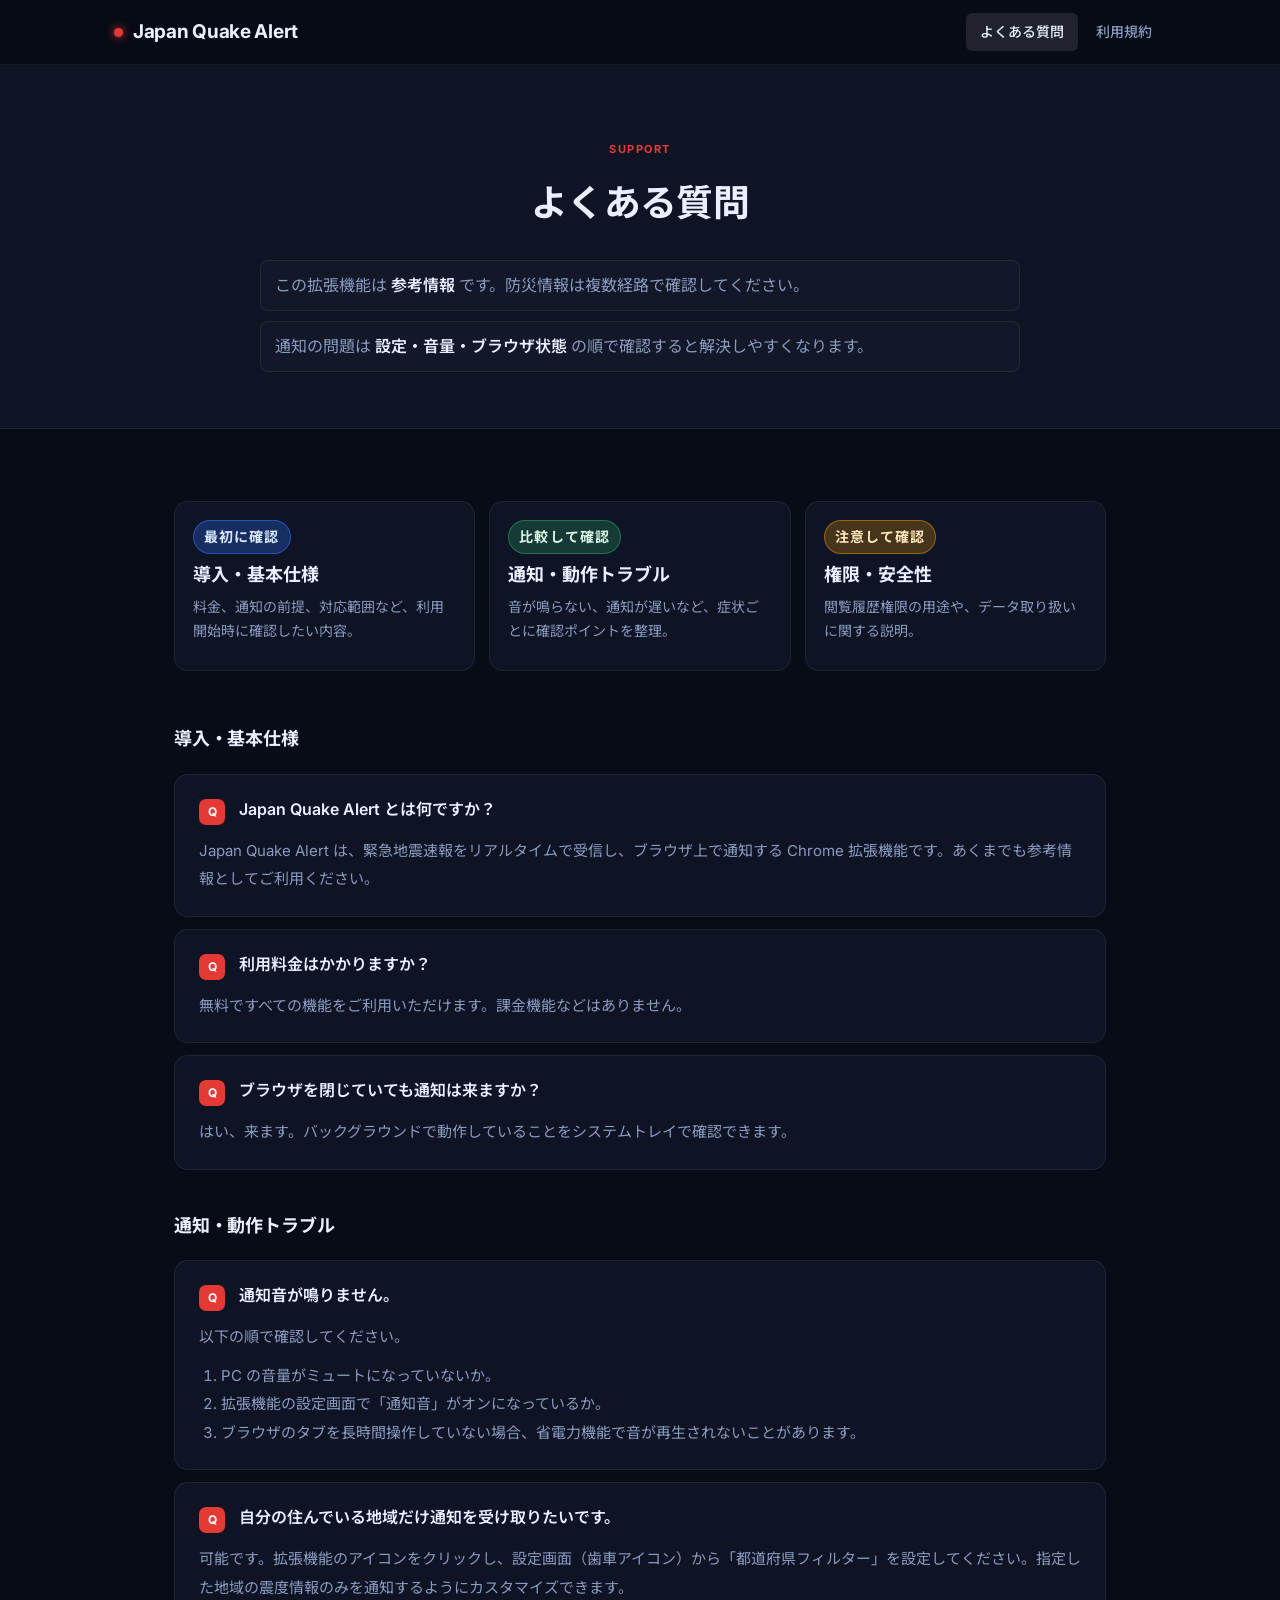
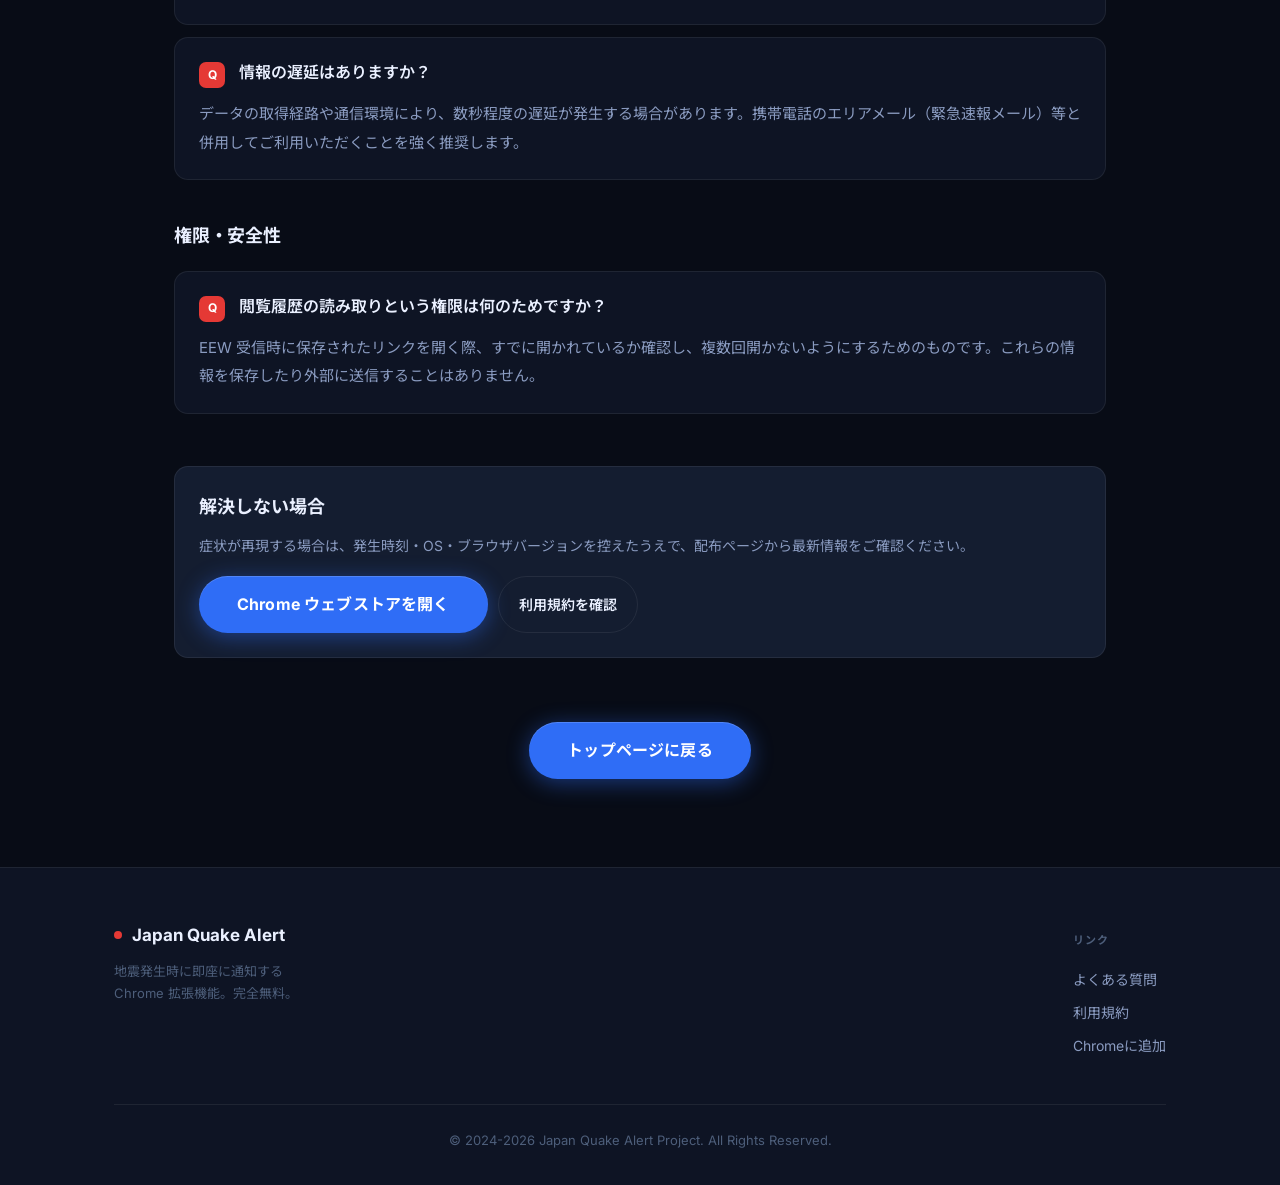
<file: faq.html>
<!DOCTYPE html>
<html lang="ja">

<head>
    <meta charset="UTF-8">
    <meta name="viewport" content="width=device-width, initial-scale=1.0">
    <title>よくある質問 - Japan Quake Alert</title>
    <link rel="stylesheet" href="style.css">
    <link
        href="https://fonts.googleapis.com/css2?family=Inter:wght@400;500;600;700&family=Noto+Sans+JP:wght@400;700&display=swap"
        rel="stylesheet">
</head>

<body class="faq-page">

    <header>
        <div class="container header-container">
            <h1 class="logo"><a href="index.html">Japan Quake Alert</a></h1>
            <nav class="global-nav">
                <a href="faq.html" aria-current="page">よくある質問</a>
                <a href="terms.html">利用規約</a>
            </nav>
        </div>
    </header>

    <div class="page-hero">
        <div class="container">
            <p class="page-eyebrow">Support</p>
            <h1 class="page-title">よくある質問</h1>
            <ul class="faq-keypoints">
                <li>この拡張機能は <strong>参考情報</strong> です。防災情報は複数経路で確認してください。</li>
                <li>通知の問題は <strong>設定・音量・ブラウザ状態</strong> の順で確認すると解決しやすくなります。</li>
            </ul>
        </div>
    </div>

    <div class="container page-content">
        <section class="intent-grid" aria-label="目的別ナビゲーション">
            <a href="#faq-setup" class="intent-card">
                <p class="intent-badge is-action">最初に確認</p>
                <h2>導入・基本仕様</h2>
                <p>料金、通知の前提、対応範囲など、利用開始時に確認したい内容。</p>
            </a>
            <a href="#faq-notify" class="intent-card">
                <p class="intent-badge is-state">比較して確認</p>
                <h2>通知・動作トラブル</h2>
                <p>音が鳴らない、通知が遅いなど、症状ごとに確認ポイントを整理。</p>
            </a>
            <a href="#faq-safety" class="intent-card">
                <p class="intent-badge is-warning">注意して確認</p>
                <h2>権限・安全性</h2>
                <p>閲覧履歴権限の用途や、データ取り扱いに関する説明。</p>
            </a>
        </section>

        <div class="faq-list">
            <section class="faq-section" id="faq-setup" aria-labelledby="setup-title">
                <h2 class="faq-section-title" id="setup-title">導入・基本仕様</h2>

                <div class="faq-item">
                    <h3 class="question">Japan Quake Alert とは何ですか？</h3>
                    <p class="answer">Japan Quake Alert は、緊急地震速報をリアルタイムで受信し、ブラウザ上で通知する Chrome
                        拡張機能です。あくまでも参考情報としてご利用ください。
                    </p>
                </div>

                <div class="faq-item">
                    <h3 class="question">利用料金はかかりますか？</h3>
                    <p class="answer">無料ですべての機能をご利用いただけます。課金機能などはありません。</p>
                </div>

                <div class="faq-item">
                    <h3 class="question">ブラウザを閉じていても通知は来ますか？</h3>
                    <p class="answer">はい、来ます。バックグラウンドで動作していることをシステムトレイで確認できます。</p>
                </div>
            </section>

            <section class="faq-section" id="faq-notify" aria-labelledby="notify-title">
                <h2 class="faq-section-title" id="notify-title">通知・動作トラブル</h2>

                <div class="faq-item">
                    <h3 class="question">通知音が鳴りません。</h3>
                    <div class="answer">
                        <p>以下の順で確認してください。</p>
                        <ol>
                            <li>PC の音量がミュートになっていないか。</li>
                            <li>拡張機能の設定画面で「通知音」がオンになっているか。</li>
                            <li>ブラウザのタブを長時間操作していない場合、省電力機能で音が再生されないことがあります。</li>
                        </ol>
                    </div>
                </div>

                <div class="faq-item">
                    <h3 class="question">自分の住んでいる地域だけ通知を受け取りたいです。</h3>
                    <p class="answer">
                        可能です。拡張機能のアイコンをクリックし、設定画面（歯車アイコン）から「都道府県フィルター」を設定してください。指定した地域の震度情報のみを通知するようにカスタマイズできます。</p>
                </div>

                <div class="faq-item">
                    <h3 class="question">情報の遅延はありますか？</h3>
                    <p class="answer">データの取得経路や通信環境により、数秒程度の遅延が発生する場合があります。携帯電話のエリアメール（緊急速報メール）等と併用してご利用いただくことを強く推奨します。
                    </p>
                </div>
            </section>

            <section class="faq-section" id="faq-safety" aria-labelledby="safety-title">
                <h2 class="faq-section-title" id="safety-title">権限・安全性</h2>

                <div class="faq-item">
                    <h3 class="question">閲覧履歴の読み取りという権限は何のためですか？</h3>
                    <p class="answer">EEW
                        受信時に保存されたリンクを開く際、すでに開かれているか確認し、複数回開かないようにするためのものです。これらの情報を保存したり外部に送信することはありません。
                    </p>
                </div>
            </section>

        </div><!-- /.faq-list -->

        <section class="support-panel" aria-label="次の行動">
            <h2>解決しない場合</h2>
            <p>症状が再現する場合は、発生時刻・OS・ブラウザバージョンを控えたうえで、配布ページから最新情報をご確認ください。</p>
            <div class="support-actions">
                <a href="https://chromewebstore.google.com/detail/japan-quake-alert/eicpbodfpiaimdkjbmbiomgefjflgibj"
                    target="_blank" rel="noopener" class="btn-primary">Chrome ウェブストアを開く</a>
                <a href="terms.html" class="btn-secondary">利用規約を確認</a>
            </div>
        </section>

        <div class="btn-center">
            <a href="index.html" class="btn-primary">トップページに戻る</a>
        </div>
    </div><!-- /.page-content -->

    <footer>
        <div class="container">
            <div class="footer-inner">
                <div class="footer-brand">
                    <a href="index.html" class="footer-logo">Japan Quake Alert</a>
                    <p>地震発生時に即座に通知する<br>Chrome 拡張機能。完全無料。</p>
                </div>
                <div class="footer-nav-group">
                    <p class="footer-nav-title">リンク</p>
                    <a href="faq.html">よくある質問</a>
                    <a href="terms.html">利用規約</a>
                    <a href="https://chromewebstore.google.com/detail/japan-quake-alert/eicpbodfpiaimdkjbmbiomgefjflgibj"
                        target="_blank" rel="noopener">Chromeに追加</a>
                </div>
            </div>
            <div class="footer-bottom">
                &copy; 2024-2026 Japan Quake Alert Project. All Rights Reserved.
            </div>
        </div>
    </footer>

</body>

</html>
</file>
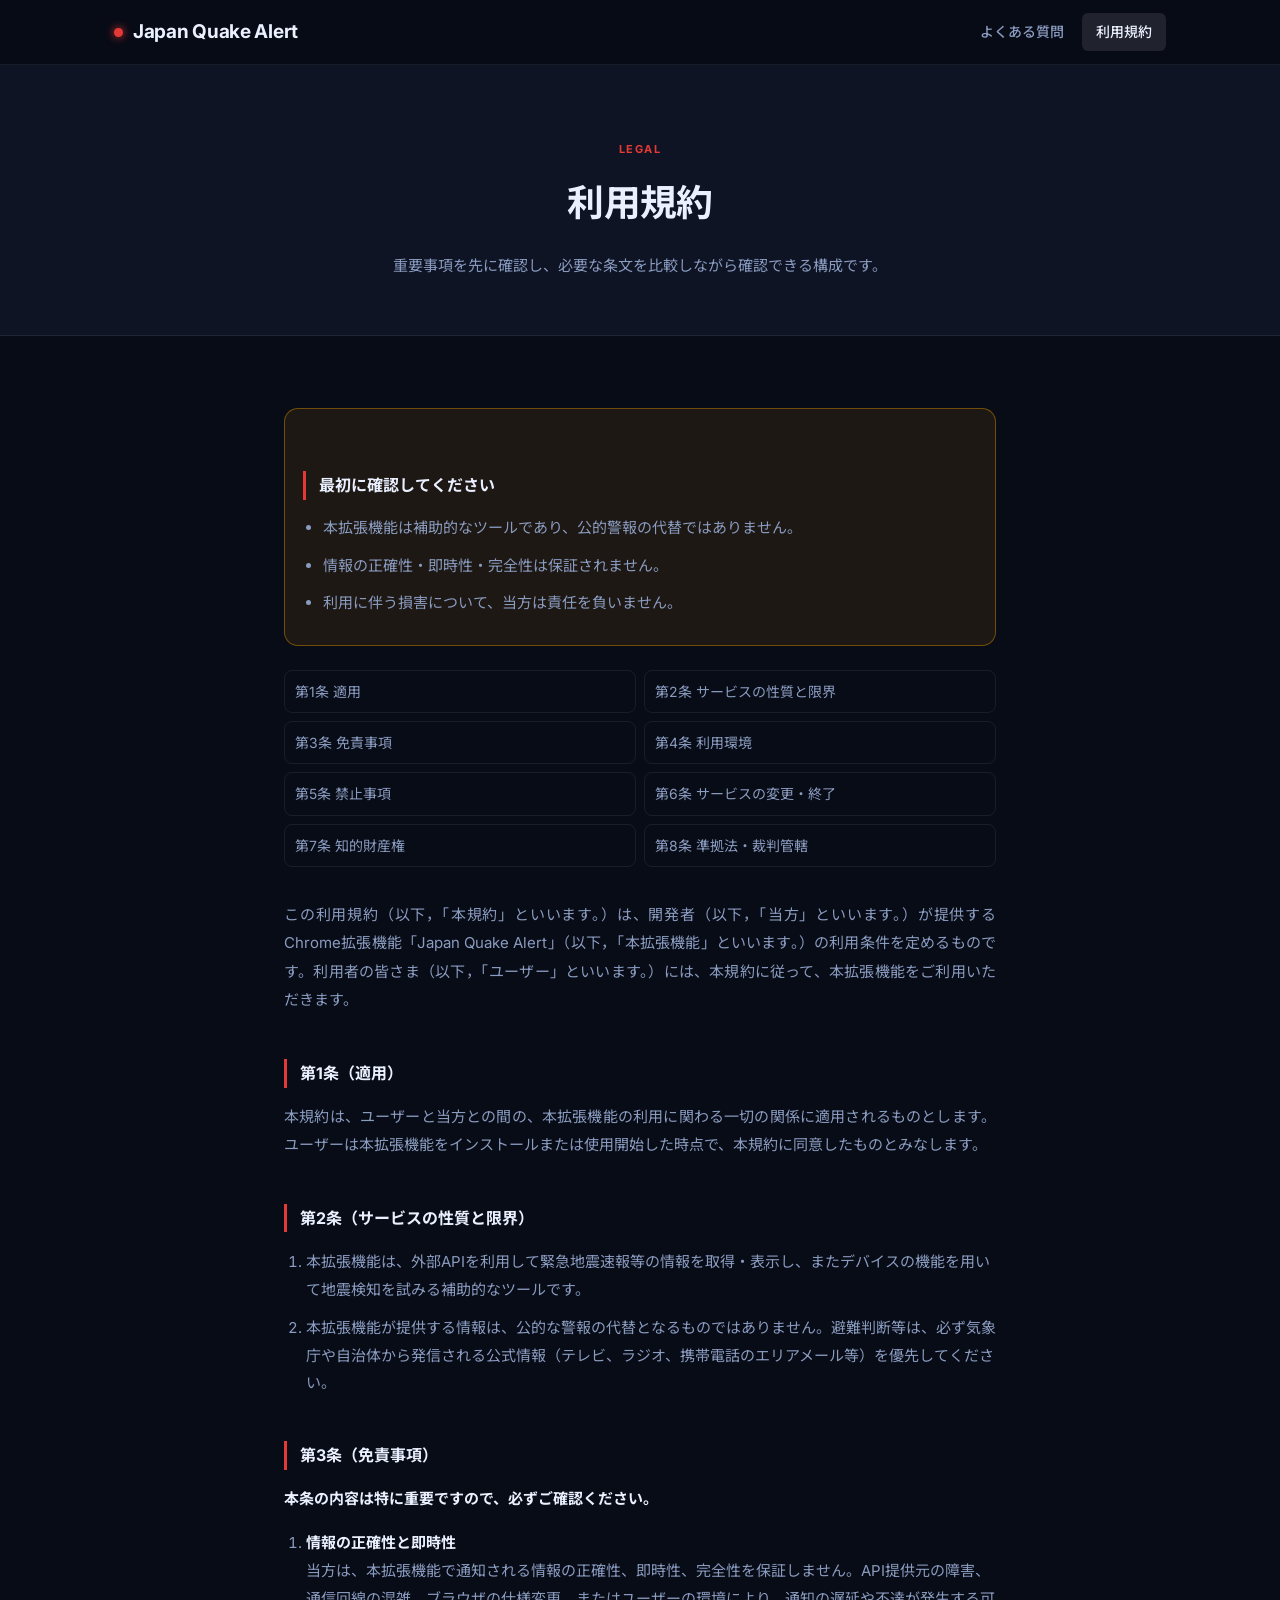
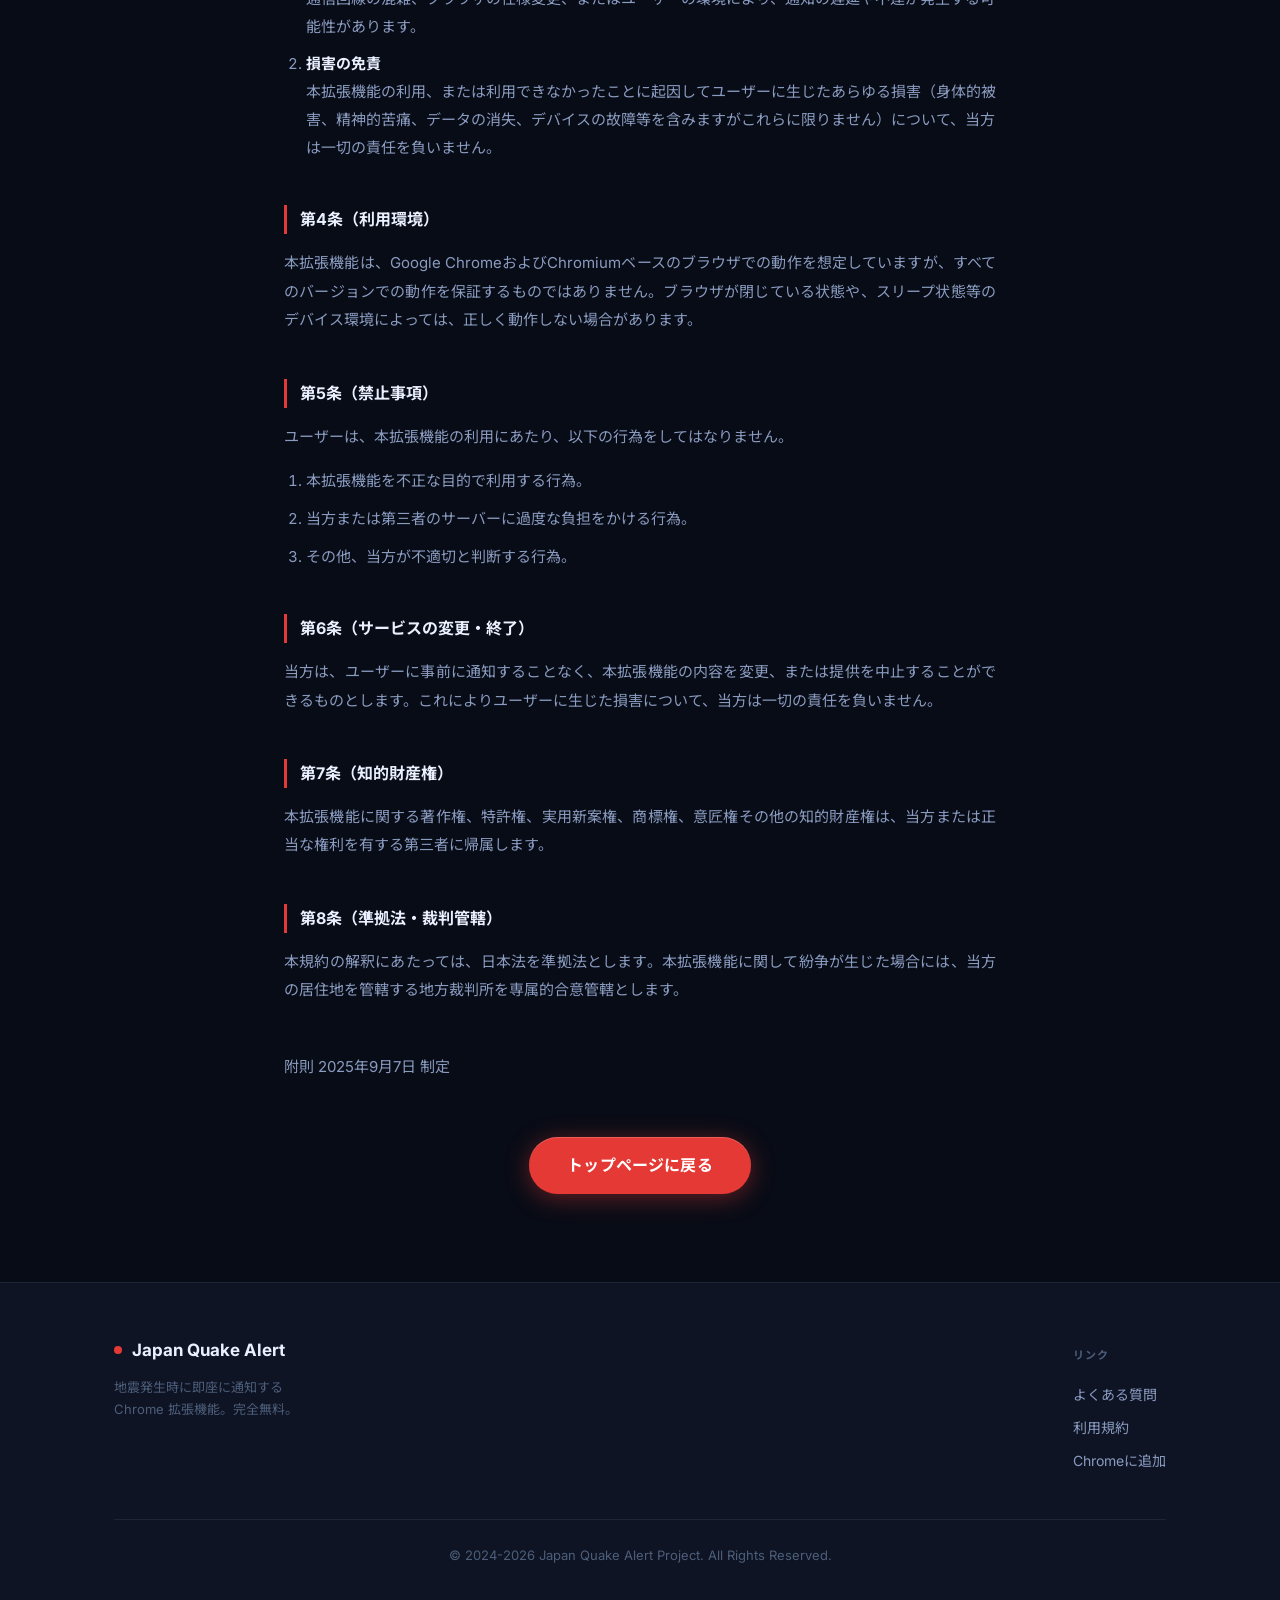
<file: terms.html>
<!DOCTYPE html>
<html lang="ja">

<head>
    <meta charset="UTF-8">
    <meta name="viewport" content="width=device-width, initial-scale=1.0">
    <title>利用規約 - Japan Quake Alert</title>
    <link rel="stylesheet" href="style.css">
    <link
        href="https://fonts.googleapis.com/css2?family=Inter:wght@400;500;600;700&family=Noto+Sans+JP:wght@400;700&display=swap"
        rel="stylesheet">
</head>

<body class="terms-page">

    <header>
        <div class="container header-container">
            <h1 class="logo"><a href="index.html">Japan Quake Alert</a></h1>
            <nav class="global-nav">
                <a href="faq.html">よくある質問</a>
                <a href="terms.html" aria-current="page">利用規約</a>
            </nav>
        </div>
    </header>

    <div class="page-hero">
        <div class="container">
            <p class="page-eyebrow">Legal</p>
            <h1 class="page-title">利用規約</h1>
            <p class="terms-hero-lead">重要事項を先に確認し、必要な条文を比較しながら確認できる構成です。</p>
        </div>
    </div>

    <div class="terms-content">
        <section class="terms-important" aria-label="重要事項">
            <h2 class="terms-important-title">最初に確認してください</h2>
            <ul>
                <li>本拡張機能は補助的なツールであり、公的警報の代替ではありません。</li>
                <li>情報の正確性・即時性・完全性は保証されません。</li>
                <li>利用に伴う損害について、当方は責任を負いません。</li>
            </ul>
        </section>

        <nav class="terms-toc" aria-label="条文ナビゲーション">
            <a href="#article-1">第1条 適用</a>
            <a href="#article-2">第2条 サービスの性質と限界</a>
            <a href="#article-3">第3条 免責事項</a>
            <a href="#article-4">第4条 利用環境</a>
            <a href="#article-5">第5条 禁止事項</a>
            <a href="#article-6">第6条 サービスの変更・終了</a>
            <a href="#article-7">第7条 知的財産権</a>
            <a href="#article-8">第8条 準拠法・裁判管轄</a>
        </nav>

        <p>この利用規約（以下，「本規約」といいます。）は、開発者（以下，「当方」といいます。）が提供するChrome拡張機能「Japan Quake
            Alert」（以下，「本拡張機能」といいます。）の利用条件を定めるものです。利用者の皆さま（以下，「ユーザー」といいます。）には、本規約に従って、本拡張機能をご利用いただきます。</p>

        <h2 id="article-1">第1条（適用）</h2>
        <p>本規約は、ユーザーと当方との間の、本拡張機能の利用に関わる一切の関係に適用されるものとします。ユーザーは本拡張機能をインストールまたは使用開始した時点で、本規約に同意したものとみなします。</p>

        <h2 id="article-2">第2条（サービスの性質と限界）</h2>
        <ol>
            <li>本拡張機能は、外部APIを利用して緊急地震速報等の情報を取得・表示し、またデバイスの機能を用いて地震検知を試みる補助的なツールです。</li>
            <li>本拡張機能が提供する情報は、公的な警報の代替となるものではありません。避難判断等は、必ず気象庁や自治体から発信される公式情報（テレビ、ラジオ、携帯電話のエリアメール等）を優先してください。</li>
        </ol>

        <h2 id="article-3">第3条（免責事項）</h2>
        <p><strong>本条の内容は特に重要ですので、必ずご確認ください。</strong></p>
        <ol>
            <li><strong>情報の正確性と即時性</strong><br>当方は、本拡張機能で通知される情報の正確性、即時性、完全性を保証しません。API提供元の障害、通信回線の混雑、ブラウザの仕様変更、またはユーザーの環境により、通知の遅延や不達が発生する可能性があります。
            </li>
            <li><strong>損害の免責</strong><br>本拡張機能の利用、または利用できなかったことに起因してユーザーに生じたあらゆる損害（身体的被害、精神的苦痛、データの消失、デバイスの故障等を含みますがこれらに限りません）について、当方は一切の責任を負いません。
            </li>
        </ol>

        <h2 id="article-4">第4条（利用環境）</h2>
        <p>本拡張機能は、Google
            ChromeおよびChromiumベースのブラウザでの動作を想定していますが、すべてのバージョンでの動作を保証するものではありません。ブラウザが閉じている状態や、スリープ状態等のデバイス環境によっては、正しく動作しない場合があります。
        </p>

        <h2 id="article-5">第5条（禁止事項）</h2>
        <p>ユーザーは、本拡張機能の利用にあたり、以下の行為をしてはなりません。</p>
        <ol>
            <li>本拡張機能を不正な目的で利用する行為。</li>
            <li>当方または第三者のサーバーに過度な負担をかける行為。</li>
            <li>その他、当方が不適切と判断する行為。</li>
        </ol>

        <h2 id="article-6">第6条（サービスの変更・終了）</h2>
        <p>当方は、ユーザーに事前に通知することなく、本拡張機能の内容を変更、または提供を中止することができるものとします。これによりユーザーに生じた損害について、当方は一切の責任を負いません。</p>

        <h2 id="article-7">第7条（知的財産権）</h2>
        <p>本拡張機能に関する著作権、特許権、実用新案権、商標権、意匠権その他の知的財産権は、当方または正当な権利を有する第三者に帰属します。</p>

        <h2 id="article-8">第8条（準拠法・裁判管轄）</h2>
        <p>本規約の解釈にあたっては、日本法を準拠法とします。本拡張機能に関して紛争が生じた場合には、当方の居住地を管轄する地方裁判所を専属的合意管轄とします。</p>

        <p class="terms-enacted">附則 2025年9月7日 制定</p>

        <div class="terms-actions">
            <a href="index.html" class="btn-primary">トップページに戻る</a>
        </div>
    </div><!-- /.terms-content -->

    <footer>
        <div class="container">
            <div class="footer-inner">
                <div class="footer-brand">
                    <a href="index.html" class="footer-logo">Japan Quake Alert</a>
                    <p>地震発生時に即座に通知する<br>Chrome 拡張機能。完全無料。</p>
                </div>
                <div class="footer-nav-group">
                    <p class="footer-nav-title">リンク</p>
                    <a href="faq.html">よくある質問</a>
                    <a href="terms.html">利用規約</a>
                    <a href="https://chromewebstore.google.com/detail/japan-quake-alert/eicpbodfpiaimdkjbmbiomgefjflgibj"
                        target="_blank" rel="noopener">Chromeに追加</a>
                </div>
            </div>
            <div class="footer-bottom">
                &copy; 2024-2026 Japan Quake Alert Project. All Rights Reserved.
            </div>
        </div>
    </footer>

</body>

</html>
</file>
<file: style.css>
/* ===========================
   CSS Variables
   =========================== */
*, *::before, *::after { box-sizing: border-box; }

:root {
    --c-bg:           #080c16;
    --c-surface:      #0e1424;
    --c-surface-2:    #141d30;
    --c-brand:        #e53935;
    --c-action:       #2f6df6;
    --c-action-dark:  #264fbb;
    --c-state:        #2d9d61;
    --c-warning:      #d98e04;
    --c-accent:       #e53935;
    --c-accent-dark:  #c62828;
    --c-accent-glow:  rgba(229, 57, 53, 0.18);
    --c-text-1:       #eaf0ff;
    --c-text-2:       #8a9bc0;
    --c-text-3:       #4d5e7a;
    --c-border:       rgba(255, 255, 255, 0.07);
    --radius-sm:      8px;
    --radius-md:      14px;
    --radius-lg:      22px;
    --shadow-card:    0 8px 40px rgba(0, 0, 0, 0.55);
    --ease:           cubic-bezier(0.4, 0, 0.2, 1);
}

/* ===========================
   Base
   =========================== */
body {
    font-family: 'Inter', 'Noto Sans JP', sans-serif;
    margin: 0;
    padding: 0;
    color: var(--c-text-1);
    line-height: 1.8;
    background-color: var(--c-bg);
    -webkit-font-smoothing: antialiased;
    -moz-osx-font-smoothing: grayscale;
}

.container {
    max-width: 1100px;
    margin: 0 auto;
    padding: 0 24px;
}

img {
    max-width: 100%;
    height: auto;
    display: block;
    border-radius: var(--radius-md);
}

/* ===========================
   Header
   =========================== */
header {
    position: sticky;
    top: 0;
    z-index: 100;
    background-color: rgba(8, 12, 22, 0.82);
    backdrop-filter: blur(18px);
    -webkit-backdrop-filter: blur(18px);
    border-bottom: 1px solid var(--c-border);
    padding: 0;
}

/* ===========================
   Header (continued)
   =========================== */
.header-container {
    display: flex;
    justify-content: space-between;
    align-items: center;
    height: 64px;
}

.logo {
    margin: 0;
    font-size: 19px;
    font-weight: 700;
    letter-spacing: -0.3px;
}

.logo a {
    text-decoration: none;
    color: var(--c-text-1);
    display: flex;
    align-items: center;
    gap: 10px;
}

.logo a::before {
    content: '';
    display: inline-block;
    width: 9px;
    height: 9px;
    border-radius: 50%;
    background-color: var(--c-accent);
    box-shadow: 0 0 8px var(--c-accent);
    animation: pulse-dot 2.4s ease-in-out infinite;
    flex-shrink: 0;
}

@keyframes pulse-dot {
    0%, 100% { opacity: 1; transform: scale(1); }
    50%       { opacity: 0.5; transform: scale(0.75); }
}

.global-nav {
    display: flex;
    align-items: center;
    gap: 4px;
}

.global-nav a {
    text-decoration: none;
    color: var(--c-text-2);
    font-weight: 500;
    font-size: 14px;
    padding: 6px 14px;
    border-radius: 6px;
    transition: all 0.22s var(--ease);
}

.global-nav a:hover {
    color: var(--c-text-1);
    background-color: rgba(255, 255, 255, 0.07);
}

.global-nav a[aria-current="page"] {
    color: var(--c-text-1);
    background-color: rgba(255, 255, 255, 0.1);
}

/* ===========================
   Hero
   =========================== */
.hero {
    position: relative;
    overflow: hidden;
    padding: 150px 0 130px;
    color: var(--c-text-1);
    background-color: var(--c-bg);
}

.hero-bg-video {
    position: absolute;
    top: 0;
    left: 0;
    width: 100%;
    height: 100%;
    object-fit: cover;
    z-index: 1;
    opacity: 0.22;
}

.hero::before {
    content: '';
    position: absolute;
    inset: 0;
    background: linear-gradient(
        to bottom,
        rgba(8, 12, 22, 0.35) 0%,
        rgba(8, 12, 22, 0.60) 55%,
        rgba(8, 12, 22, 1.00) 100%
    );
    z-index: 2;
}

.hero::after {
    content: '';
    position: absolute;
    top: 20%;
    left: 50%;
    transform: translate(-50%, -50%);
    width: 700px;
    height: 700px;
    background: radial-gradient(circle, rgba(229, 57, 53, 0.10) 0%, transparent 70%);
    z-index: 2;
    pointer-events: none;
}

.hero-content {
    position: relative;
    z-index: 3;
    text-align: center;
}

.hero-text {
    max-width: 800px;
    margin: 0 auto;
}

.hero-eyebrow {
    display: inline-flex;
    align-items: center;
    gap: 8px;
    background: var(--c-accent-glow);
    border: 1px solid rgba(229, 57, 53, 0.28);
    color: #ef9a9a;
    font-size: 12px;
    font-weight: 700;
    letter-spacing: 0.08em;
    text-transform: uppercase;
    padding: 6px 16px;
    border-radius: 100px;
    margin-bottom: 32px;
}

.hero h2 {
    font-size: clamp(2.4rem, 5vw, 4rem);
    font-weight: 700;
    line-height: 1.2;
    letter-spacing: -0.03em;
    color: var(--c-text-1);
    margin: 0 0 24px;
}

.hero p {
    font-size: 1.1rem;
    color: var(--c-text-2);
    margin: 0 0 44px;
    line-height: 1.9;
}

.hero-keypoints {
    margin: 0 auto 30px;
    max-width: 760px;
    list-style: none;
    padding: 0;
    display: grid;
    gap: 8px;
    text-align: center;
}

.hero-keypoints li {
    margin: 0;
    padding: 9px 12px;
    border-radius: var(--radius-sm);
    border: 1px solid var(--c-border);
    background: rgba(255, 255, 255, 0.03);
    color: var(--c-text-2);
    font-size: 14px;
    line-height: 1.7;
}

.hero-keypoints strong {
    color: var(--c-text-1);
    font-weight: 600;
}

.hero-actions {
    display: flex;
    flex-direction: column;
    align-items: center;
    gap: 14px;
}

.btn-primary {
    display: inline-flex;
    align-items: center;
    gap: 8px;
    background: var(--c-accent);
    color: #fff;
    padding: 14px 38px;
    text-decoration: none;
    border-radius: 100px;
    font-weight: 700;
    font-size: 16px;
    letter-spacing: 0.01em;
    transition: all 0.28s var(--ease);
    box-shadow: 0 4px 24px rgba(229, 57, 53, 0.42),
                inset 0 1px 0 rgba(255, 255, 255, 0.18);
}

.btn-primary:hover {
    background: var(--c-accent-dark);
    transform: translateY(-3px);
    box-shadow: 0 10px 36px rgba(229, 57, 53, 0.55),
                inset 0 1px 0 rgba(255, 255, 255, 0.18);
}

.btn-secondary {
    display: inline-flex;
    align-items: center;
    justify-content: center;
    gap: 8px;
    border: 1px solid var(--c-border);
    color: var(--c-text-1);
    padding: 12px 20px;
    text-decoration: none;
    border-radius: 100px;
    font-weight: 600;
    font-size: 14px;
    transition: all 0.2s var(--ease);
    background: transparent;
}

.btn-secondary:hover {
    border-color: rgba(255, 255, 255, 0.22);
    background: rgba(255, 255, 255, 0.04);
}

.note {
    font-size: 13px;
    color: var(--c-text-3);
    margin: 0;
}

.flow-strip {
    padding: 28px 0 22px;
    border-top: 1px solid var(--c-border);
    border-bottom: 1px solid var(--c-border);
    background: var(--c-surface);
}

.flow-strip-inner {
    display: grid;
    gap: 14px;
    grid-template-columns: repeat(auto-fit, minmax(260px, 1fr));
    max-width: 760px;
    margin: 0 auto;
}

.flow-item {
    text-decoration: none;
    color: inherit;
    border: 1px solid var(--c-border);
    border-radius: var(--radius-md);
    background: rgba(255, 255, 255, 0.02);
    padding: 16px;
    text-align: center;
    transition: border-color 0.2s var(--ease), transform 0.2s var(--ease);
}

.flow-item:hover {
    border-color: rgba(255, 255, 255, 0.16);
    transform: translateY(-2px);
}

.flow-item h2 {
    margin: 8px 0 8px;
    font-size: 17px;
    color: var(--c-text-1);
}

.flow-item p {
    margin: 0;
    color: var(--c-text-2);
    font-size: 14px;
    line-height: 1.7;
}

.flow-step {
    display: inline-flex;
    align-items: center;
    justify-content: center;
    border-radius: 999px;
    font-size: 11px;
    font-weight: 700;
    letter-spacing: 0.08em;
    text-transform: uppercase;
    padding: 4px 10px;
}

.flow-step.is-action {
    color: #dbe6ff;
    background: rgba(47, 109, 246, 0.3);
    border: 1px solid rgba(47, 109, 246, 0.6);
}

.flow-step.is-state {
    color: #d8f5e5;
    background: rgba(45, 157, 97, 0.28);
    border: 1px solid rgba(45, 157, 97, 0.58);
}

.flow-step.is-warning {
    color: #ffe7ba;
    background: rgba(217, 142, 4, 0.28);
    border: 1px solid rgba(217, 142, 4, 0.58);
}

.quick-check {
    padding: 46px 0 20px;
}

.quick-check-title {
    margin: 0 0 14px;
    font-size: 24px;
    color: var(--c-text-1);
    letter-spacing: -0.02em;
}

.quick-check-list {
    margin: 0;
    padding-left: 22px;
    color: var(--c-text-2);
}

.quick-check-list li {
    margin-bottom: 8px;
    line-height: 1.8;
}

.install-panel {
    margin-top: 70px;
    border: 1px solid var(--c-border);
    border-radius: var(--radius-md);
    background: var(--c-surface-2);
    padding: 24px;
    text-align: center;
}

.install-panel h2 {
    margin: 0 0 10px;
    font-size: 22px;
    color: var(--c-text-1);
}

.install-panel p {
    margin: 0;
    color: var(--c-text-2);
    font-size: 15px;
    line-height: 1.8;
}

.install-actions {
    margin-top: 18px;
    display: flex;
    gap: 10px;
    flex-wrap: wrap;
    justify-content: center;
}

/* ===========================
   Features
   =========================== */
.features {
    padding: 110px 0 90px;
    background: var(--c-bg);
}

.section-header {
    text-align: center;
    margin-bottom: 80px;
}

.section-eyebrow {
    display: inline-block;
    font-size: 11px;
    font-weight: 700;
    letter-spacing: 0.14em;
    text-transform: uppercase;
    color: var(--c-accent);
    margin-bottom: 12px;
}

.section-title {
    font-size: clamp(1.8rem, 3vw, 2.5rem);
    font-weight: 700;
    letter-spacing: -0.02em;
    color: var(--c-text-1);
    margin: 0;
}

.feature-item {
    display: flex;
    align-items: center;
    gap: 72px;
    margin-bottom: 110px;
}

.feature-item:last-child {
    margin-bottom: 0;
}

.feature-reverse {
    flex-direction: row-reverse;
}

.feature-text {
    flex: 1;
}

.feature-number {
    font-size: 11px;
    font-weight: 700;
    letter-spacing: 0.12em;
    text-transform: uppercase;
    color: var(--c-accent);
    margin-bottom: 16px;
    opacity: 0.75;
}

.feature-text h3 {
    font-size: 1.7rem;
    font-weight: 700;
    letter-spacing: -0.01em;
    color: var(--c-text-1);
    margin: 0 0 16px;
    line-height: 1.35;
}

.feature-text p {
    font-size: 15px;
    color: var(--c-text-2);
    line-height: 1.9;
    margin: 0;
}

.feature-image {
    flex: 1;
}

.feature-image img {
    border-radius: var(--radius-lg);
    box-shadow: var(--shadow-card), 0 0 0 1px var(--c-border);
    transition: transform 0.38s var(--ease), box-shadow 0.38s var(--ease);
}

.feature-image img:hover {
    transform: translateY(-8px) scale(1.01);
    box-shadow: 0 24px 64px rgba(0, 0, 0, 0.65), 0 0 0 1px rgba(229, 57, 53, 0.2);
}

/* ===========================
   Footer
   =========================== */
footer {
    background-color: var(--c-surface);
    border-top: 1px solid var(--c-border);
    padding: 52px 0 32px;
}

.footer-inner {
    display: flex;
    justify-content: space-between;
    align-items: flex-start;
    gap: 48px;
    margin-bottom: 44px;
}

.footer-brand {
    max-width: 260px;
}

.footer-logo {
    font-size: 17px;
    font-weight: 700;
    color: var(--c-text-1);
    display: flex;
    align-items: center;
    gap: 10px;
    margin-bottom: 10px;
    text-decoration: none;
}

.footer-logo::before {
    content: '';
    display: inline-block;
    width: 8px;
    height: 8px;
    border-radius: 50%;
    background-color: var(--c-accent);
    flex-shrink: 0;
}

.footer-brand p {
    font-size: 13px;
    color: var(--c-text-3);
    margin: 0;
    line-height: 1.7;
}

.footer-nav-group {
    display: flex;
    flex-direction: column;
    gap: 4px;
}

.footer-nav-title {
    font-size: 11px;
    font-weight: 700;
    letter-spacing: 0.1em;
    text-transform: uppercase;
    color: var(--c-text-3);
    margin-bottom: 10px;
}

.footer-nav-group a {
    color: var(--c-text-2);
    text-decoration: none;
    font-size: 14px;
    transition: color 0.2s;
    padding: 2px 0;
}

.footer-nav-group a:hover {
    color: var(--c-text-1);
}

.footer-bottom {
    border-top: 1px solid var(--c-border);
    padding-top: 24px;
    font-size: 13px;
    color: var(--c-text-3);
    text-align: center;
}

/* ===========================
   Inner pages (FAQ / Terms)
   =========================== */
.faq-page,
.terms-page {
    background-color: var(--c-bg);
}

.page-hero {
    background: var(--c-surface);
    border-bottom: 1px solid var(--c-border);
    padding: 64px 0 56px;
    text-align: center;
}

.page-eyebrow {
    font-size: 11px;
    font-weight: 700;
    letter-spacing: 0.14em;
    text-transform: uppercase;
    color: var(--c-accent);
    margin-bottom: 10px;
}

.page-title {
    font-size: clamp(1.7rem, 3vw, 2.3rem);
    font-weight: 700;
    letter-spacing: -0.02em;
    color: var(--c-text-1);
    margin: 0;
}

.page-content {
    max-width: 760px;
    margin: 0 auto;
    padding: 72px 24px 88px;
}

/* FAQ */
.faq-page .page-content {
    max-width: 980px;
}

.faq-hero-lead {
    margin: 16px auto 0;
    max-width: 760px;
    color: var(--c-text-2);
    font-size: 15px;
}

.faq-keypoints {
    margin: 24px auto 0;
    max-width: 760px;
    padding: 0;
    list-style: none;
    display: grid;
    gap: 10px;
    text-align: left;
}

.faq-keypoints li {
    margin: 0;
    padding: 11px 14px;
    border-radius: var(--radius-sm);
    border: 1px solid var(--c-border);
    color: var(--c-text-2);
    background: rgba(255, 255, 255, 0.02);
    line-height: 1.7;
}

.faq-keypoints strong {
    color: var(--c-text-1);
    font-weight: 600;
}

.intent-grid {
    display: grid;
    grid-template-columns: repeat(3, minmax(0, 1fr));
    gap: 14px;
    margin-bottom: 52px;
}

.intent-card {
    text-decoration: none;
    color: inherit;
    border: 1px solid var(--c-border);
    border-radius: var(--radius-md);
    background: var(--c-surface);
    padding: 18px;
    min-height: 170px;
    transition: border-color 0.2s var(--ease), transform 0.2s var(--ease);
}

.intent-card:hover {
    transform: translateY(-2px);
    border-color: rgba(255, 255, 255, 0.16);
}

.intent-card h2 {
    margin: 8px 0 8px;
    font-size: 18px;
    line-height: 1.4;
    color: var(--c-text-1);
}

.intent-card p {
    margin: 0;
    color: var(--c-text-2);
    font-size: 14px;
    line-height: 1.7;
    overflow-wrap: anywhere;
}

.intent-badge {
    display: inline-flex;
    align-items: center;
    justify-content: center;
    border-radius: 999px;
    font-size: 11px;
    font-weight: 700;
    letter-spacing: 0.08em;
    text-transform: uppercase;
    padding: 4px 10px;
}

.intent-badge.is-action {
    color: #dbe6ff;
    background: rgba(47, 109, 246, 0.3);
    border: 1px solid rgba(47, 109, 246, 0.6);
}

.intent-badge.is-state {
    color: #d8f5e5;
    background: rgba(45, 157, 97, 0.28);
    border: 1px solid rgba(45, 157, 97, 0.58);
}

.intent-badge.is-warning {
    color: #ffe7ba;
    background: rgba(217, 142, 4, 0.28);
    border: 1px solid rgba(217, 142, 4, 0.58);
}

.faq-list {
    display: flex;
    flex-direction: column;
    gap: 40px;
}

.faq-section {
    display: flex;
    flex-direction: column;
    gap: 12px;
}

.faq-section-title {
    font-size: 18px;
    margin: 0 0 6px;
    color: var(--c-text-1);
    letter-spacing: -0.01em;
}

.faq-item {
    border: 1px solid var(--c-border);
    border-radius: var(--radius-md);
    background: var(--c-surface);
    padding: 22px 24px;
}

.faq-item:last-of-type {
    border-bottom: 1px solid var(--c-border);
}

.question {
    font-size: 16px;
    font-weight: 600;
    color: var(--c-text-1);
    margin: 0 0 12px;
    display: flex;
    align-items: flex-start;
    gap: 14px;
    line-height: 1.55;
}

.question::before {
    content: "Q";
    flex-shrink: 0;
    display: inline-flex;
    align-items: center;
    justify-content: center;
    width: 26px;
    height: 26px;
    background: var(--c-brand);
    color: #fff;
    border-radius: 7px;
    font-size: 12px;
    font-weight: 700;
    margin-top: 2px;
}

.answer {
    font-size: 15px;
    color: var(--c-text-2);
    line-height: 1.9;
    padding-left: 0;
    margin: 0;
    overflow-wrap: anywhere;
}

.answer p {
    margin: 0 0 10px;
}

.answer p:last-child {
    margin-bottom: 0;
}

.answer ol,
.answer ul {
    margin: 0;
    padding-left: 22px;
}

.support-panel {
    margin-top: 52px;
    border: 1px solid var(--c-border);
    border-radius: var(--radius-md);
    padding: 24px;
    background: var(--c-surface-2);
}

.support-panel h2 {
    margin: 0 0 10px;
    font-size: 18px;
    color: var(--c-text-1);
}

.support-panel p {
    margin: 0;
    color: var(--c-text-2);
    font-size: 14px;
    line-height: 1.8;
}

.support-actions {
    margin-top: 18px;
    display: flex;
    gap: 10px;
    flex-wrap: wrap;
}

.faq-page .btn-primary {
    background: var(--c-action);
    box-shadow: 0 4px 22px rgba(47, 109, 246, 0.45),
                inset 0 1px 0 rgba(255, 255, 255, 0.16);
}

.faq-page .btn-primary:hover {
    background: var(--c-action-dark);
    box-shadow: 0 10px 34px rgba(47, 109, 246, 0.58),
                inset 0 1px 0 rgba(255, 255, 255, 0.16);
}

.btn-center {
    text-align: center;
    margin-top: 64px;
}

/* Terms */
.terms-content {
    max-width: 760px;
    margin: 0 auto;
    padding: 72px 24px 88px;
}

.terms-hero-lead {
    margin: 16px auto 0;
    max-width: 760px;
    color: var(--c-text-2);
    font-size: 15px;
}

.terms-important {
    margin-bottom: 24px;
    border: 1px solid rgba(217, 142, 4, 0.45);
    border-radius: var(--radius-md);
    background: rgba(217, 142, 4, 0.1);
    padding: 18px;
}

.terms-important-title {
    margin: 0 0 10px;
    font-size: 17px;
    color: #ffe7ba;
}

.terms-important ul {
    margin: 0;
    padding-left: 20px;
}

.terms-important li {
    color: #ffefcf;
    margin-bottom: 6px;
    line-height: 1.75;
}

.terms-toc {
    display: grid;
    grid-template-columns: repeat(2, minmax(0, 1fr));
    gap: 8px;
    margin-bottom: 34px;
}

.terms-toc a {
    text-decoration: none;
    color: var(--c-text-2);
    font-size: 14px;
    border: 1px solid var(--c-border);
    border-radius: var(--radius-sm);
    padding: 8px 10px;
    transition: all 0.2s var(--ease);
}

.terms-toc a:hover {
    color: var(--c-text-1);
    border-color: rgba(255, 255, 255, 0.2);
    background: rgba(255, 255, 255, 0.03);
}

.terms-enacted {
    text-align: right;
    margin-top: 48px;
    color: var(--c-text-3);
    font-size: 14px;
}

.terms-actions {
    text-align: center;
    margin-top: 56px;
}

.terms-content h1 {
    font-size: 1.9rem;
    font-weight: 700;
    letter-spacing: -0.02em;
    color: var(--c-text-1);
    margin: 0 0 48px;
    padding-bottom: 24px;
    border-bottom: 1px solid var(--c-border);
}

.terms-content h2 {
    font-size: 16px;
    font-weight: 700;
    color: var(--c-text-1);
    margin: 44px 0 14px;
    padding: 0 0 0 13px;
    border-left: 3px solid var(--c-accent);
    background: none;
}

.terms-content p {
    font-size: 15px;
    color: var(--c-text-2);
    margin-bottom: 16px;
    text-align: justify;
    line-height: 1.9;
}

.terms-content ol {
    margin-bottom: 20px;
    padding-left: 22px;
}

.terms-content li {
    font-size: 15px;
    color: var(--c-text-2);
    margin-bottom: 10px;
    line-height: 1.85;
}

.terms-content strong {
    color: var(--c-text-1);
}

/* ===========================
   Responsive
   =========================== */
@media (max-width: 768px) {
    .feature-item,
    .feature-reverse {
        flex-direction: column;
        gap: 36px;
    }

    .feature-text {
        text-align: center;
    }

    .footer-inner {
        flex-direction: column;
        gap: 32px;
    }

    .hero {
        padding: 110px 0 90px;
    }

    .intent-grid {
        grid-template-columns: 1fr;
    }

    .faq-item {
        padding: 18px;
    }

    .flow-strip-inner,
    .terms-toc {
        grid-template-columns: 1fr;
    }
}

@media (max-width: 600px) {
    .header-container {
        flex-direction: column;
        height: auto;
        padding: 14px 0;
        gap: 12px;
    }

    .global-nav a {
        font-size: 13px;
        padding: 5px 10px;
    }
}
</file>
